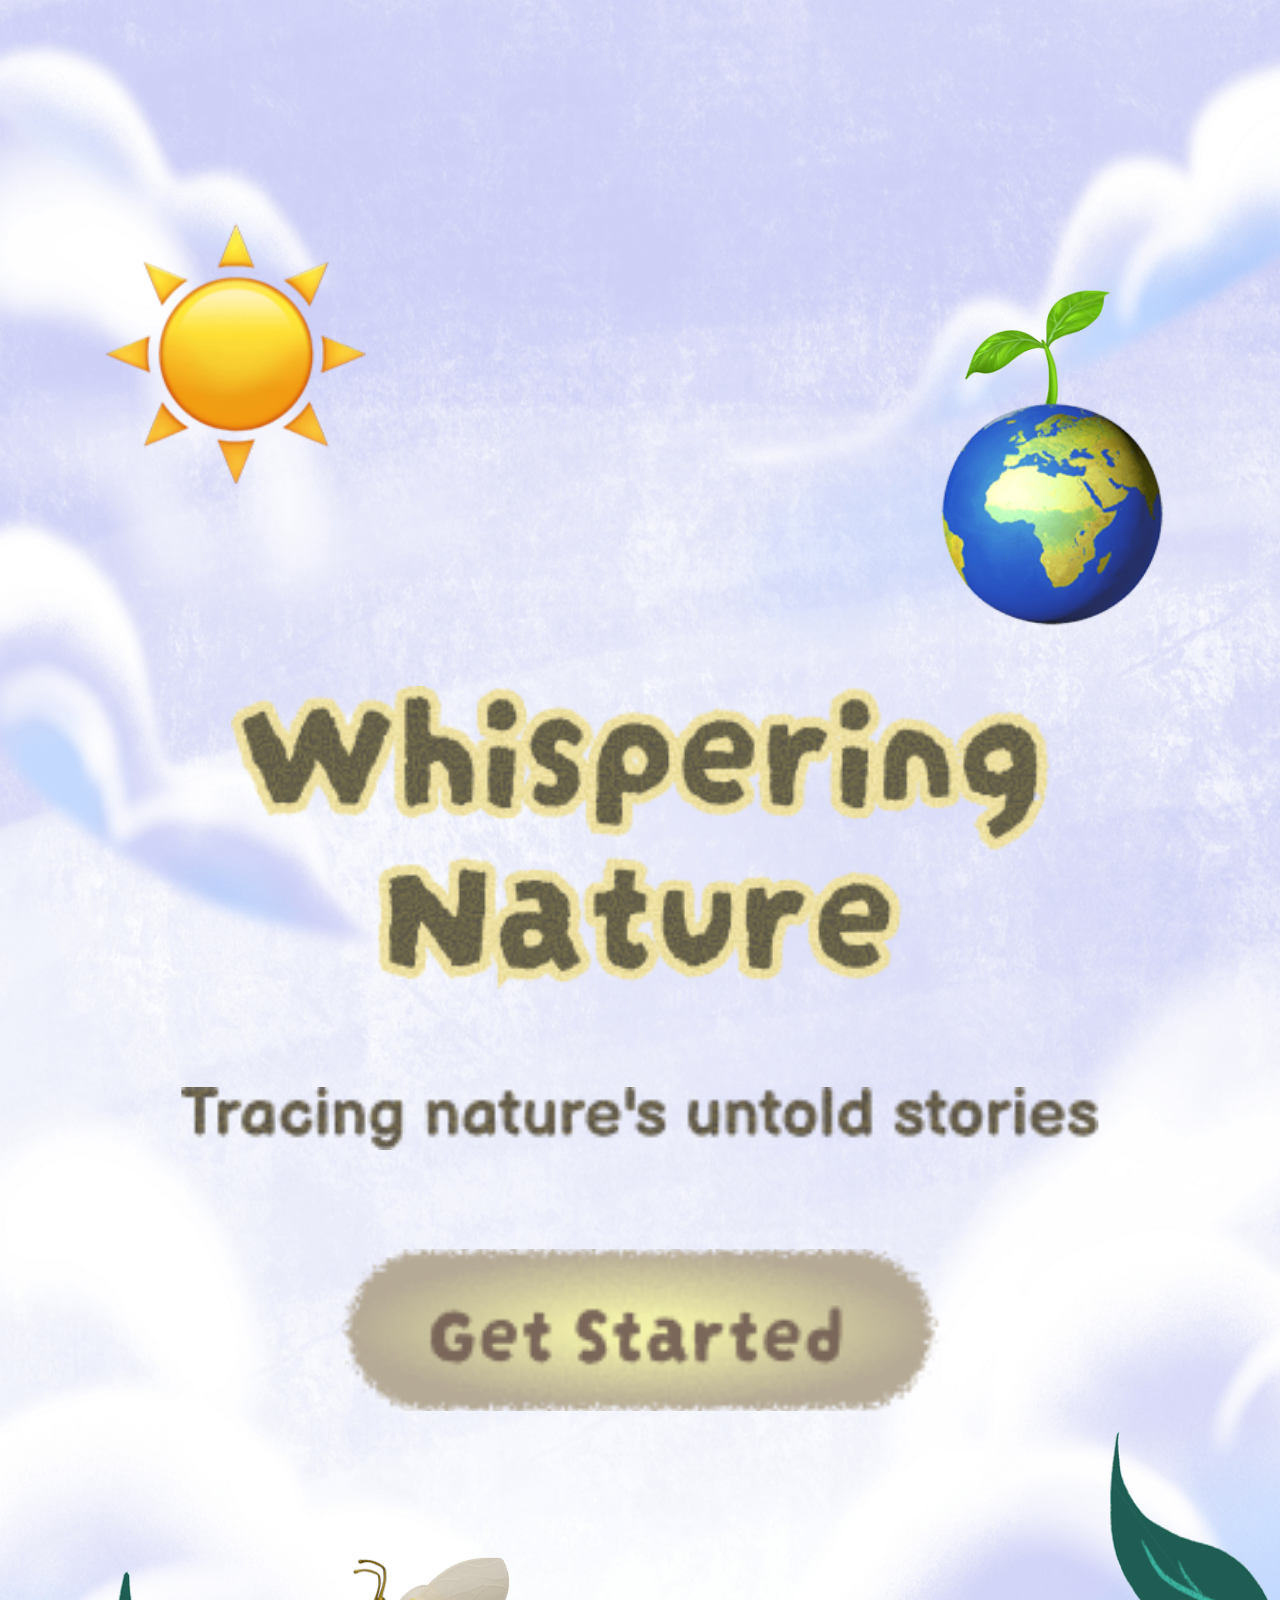
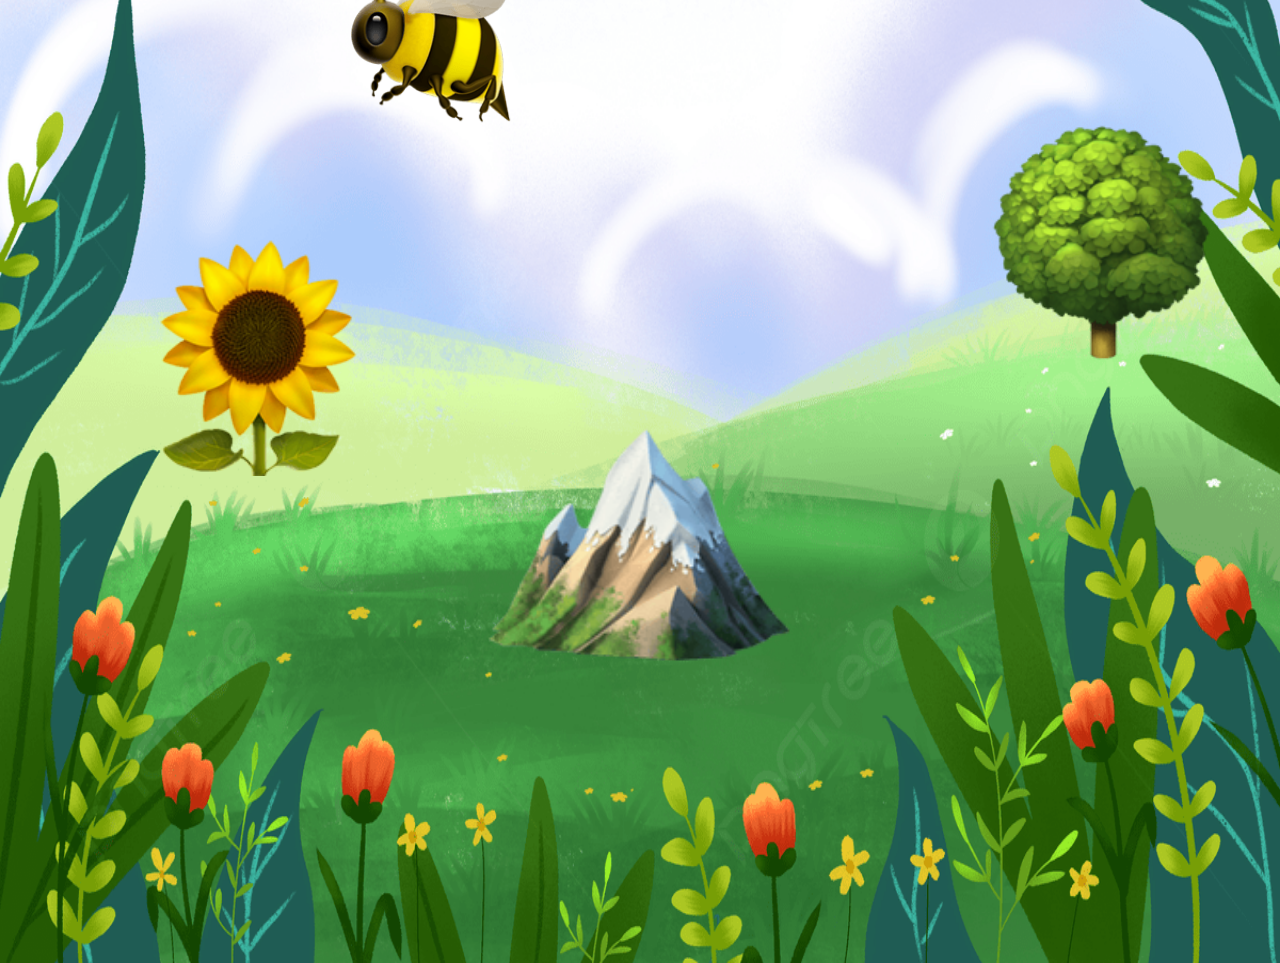
<file: Test/index.html>
<!DOCTYPE html>
<html>

<head>
    <link
        href="https://fonts.googleapis.com/css?family=Darumadrop+One&display=swap"
        rel="stylesheet"
    />
    <link
        href="https://fonts.googleapis.com/css?family=Balsamiq+Sans&display=swap"
        rel="stylesheet"
    />

    <link href="./css/main.css" rel="stylesheet" />

    <title>Document</title>
</head>

<body>
    <div class="page"></div>

        <div class="v140_449"></div>
        <div class="v142_457"></div>
        <div class="v142_459"></div>
        <div class="v142_461"></div>
        <div class="v142_462"></div>
        <div class="v142_465"></div>
        <div class="v142_466"></div>
    
    <div class="logo"></div>
    <div class="logo2"></div>
    <div class="button"></div>
</body>
</html>
</file>
<file: Test/css/main.css>
* {
  box-sizing: border-box;
}

html,
body {
  margin: 0;
  padding: 0;
  width: 100%;
  min-height: 100%;
  font-size: 3.48vw;
  overflow-x: hidden;
}

h1 {
  font-family: "Darumadrop One";
  font-weight: Regular;
  font-size: 13.92vw;
  line-height: 13vw;
  opacity: 1;
  text-align: center;
}

h2 {
  font-family: "Balsamiq Sans";
  font-weight: Bold;
  font-size: 4.98vw;
  line-height: 13.98vw;
  opacity: 1;
  text-align: left;
}

button {
  font-family: "Darumadrop One";
  font-weight: Regular;
  font-size: 5.97vw;
  line-height: 13.98vw;
  opacity: 1;
  text-align: center;
  border: none;
  
}

.page {
  width: 100vw;
  height: 200.25vw; 
  
  background-image: url("../images/v147_504.png");
  background-repeat: no-repeat;
  background-position: center top;
  background-size: 100% 100%;

  position: relative;
}


.logo {
    width: 69.66vw;
    aspect-ratio: 69.66 / 23.66;

    background: url("../images/logo.png");
    background-repeat: no-repeat;
    background-position: center center;
    background-size: contain;

    position: absolute;
    top: 53.58vw;
    left: 50%;
    transform: translateX(-50%);
}

.logo2 {
    width: 71.66vw;
    aspect-ratio: 71.66 / 7.66;

    background: url("../images/logo2.png");
    background-repeat: no-repeat;
    background-position: center center;
    background-size: contain;
    position: absolute;
    top: 83.58vw;
    left: 50%;
    transform: translateX(-50%);
}

.button {
    width: 47.66vw;
    height: 12.66vw;

    background: url("../images/button.png");
    background-repeat: no-repeat;
    background-position: center center;
    background-size: cover;
    opacity: 1;
    position: absolute;
    top: 97.58vw;
    left: 50%;
    transform: translateX(-50%);
    overflow: hidden;
}

.v106_298 {
  width: 100vw;
  height: 200.25vw; /* 805 / 402 × 100 */
  background: url("../images/v106_298.png");
  background-repeat: no-repeat;
  background-position: center center;
  background-size: cover;
  opacity: 1;
  position: absolute;
  top: 0;
  left: 0;
  overflow: hidden;
}

.v140_449 {
  width: 11.44vw;
  height: 11.44vw;
  background: url("../images/v140_449.png");
  background-repeat: no-repeat;
  background-position: center center;
  background-size: cover;
  opacity: 1;
  position: absolute;
  top: 21.64vw;
  left: 75.37vw;
  overflow: hidden;
}

.v142_457 {
  width: 18.66vw;
  height: 18.66vw;
  background: url("../images/v142_457.png");
  background-repeat: no-repeat;
  background-position: center center;
  background-size: cover;
  opacity: 1;
  position: absolute;
  top: 134.58vw;
  left: 76.62vw;
  overflow: hidden;
}

.v142_459 {
  width: 17.66vw;
  height: 17.66vw;
  background: url("../images/v142_459.png");
  background-repeat: no-repeat;
  background-position: center center;
  background-size: cover;
  opacity: 1;
  position: absolute;
  top: 31.34vw;
  left: 73.38vw;
  overflow: hidden;
}

.v142_461 {
  width: 23.88vw;
  height: 23.88vw;
  background: url("../images/v142_461.png");
  background-repeat: no-repeat;
  background-position: center center;
  background-size: cover;
  opacity: 1;
  position: absolute;
  top: 152.99vw;
  left: 38.06vw;
  overflow: hidden;
}

.v142_462 {
  width: 12.94vw;
  height: 12.94vw;
  background: url("../images/v142_462.png");
  background-repeat: no-repeat;
  background-position: center center;
  background-size: cover;
  opacity: 1;
  position: absolute;
  top: 121.64vw;
  left: 27.11vw;
  overflow: hidden;
}

.v142_465 {
  width: 18.41vw;
  height: 18.41vw;
  background: url("../images/v142_465.png");
  background-repeat: no-repeat;
  background-position: center center;
  background-size: cover;
  opacity: 1;
  position: absolute;
  top: 143.78vw;
  left: 10.45vw;
  overflow: hidden;
}

.v142_466 {
  width: 20.90vw;
  height: 20.90vw;
  background: url("../images/v142_466.png");
  background-repeat: no-repeat;
  background-position: center center;
  background-size: cover;
  opacity: 1;
  position: absolute;
  top: 16.92vw;
  left: 7.96vw;
  overflow: hidden;
}

.v142_478 {
  width: 42.29vw;
  height: 11.44vw;
  background: url("../images/v142_478.png");
  background-repeat: no-repeat;
  background-position: center center;
  background-size: cover;
  opacity: 1;
  position: absolute;
  top: 96.77vw;
  left: 28.86vw;
  overflow: hidden;
}

.v142_475 {
  width: 42.29vw;
  height: 11.44vw;
  background: none;
  opacity: 1;
  position: absolute;
  top: 0;
  left: 0;
  border-radius: 17.91vw;
  overflow: hidden;
}

.v142_479 {
  width: 31.09vw;
  color: rgba(121,103,89,1);
  position: absolute;
  top: 1vw;
  left: 5.72vw;
  font-family: "Darumadrop One";
  font-weight: Regular;
  font-size: 5.97vw;
  opacity: 1;
  text-align: left;
}
</file>
